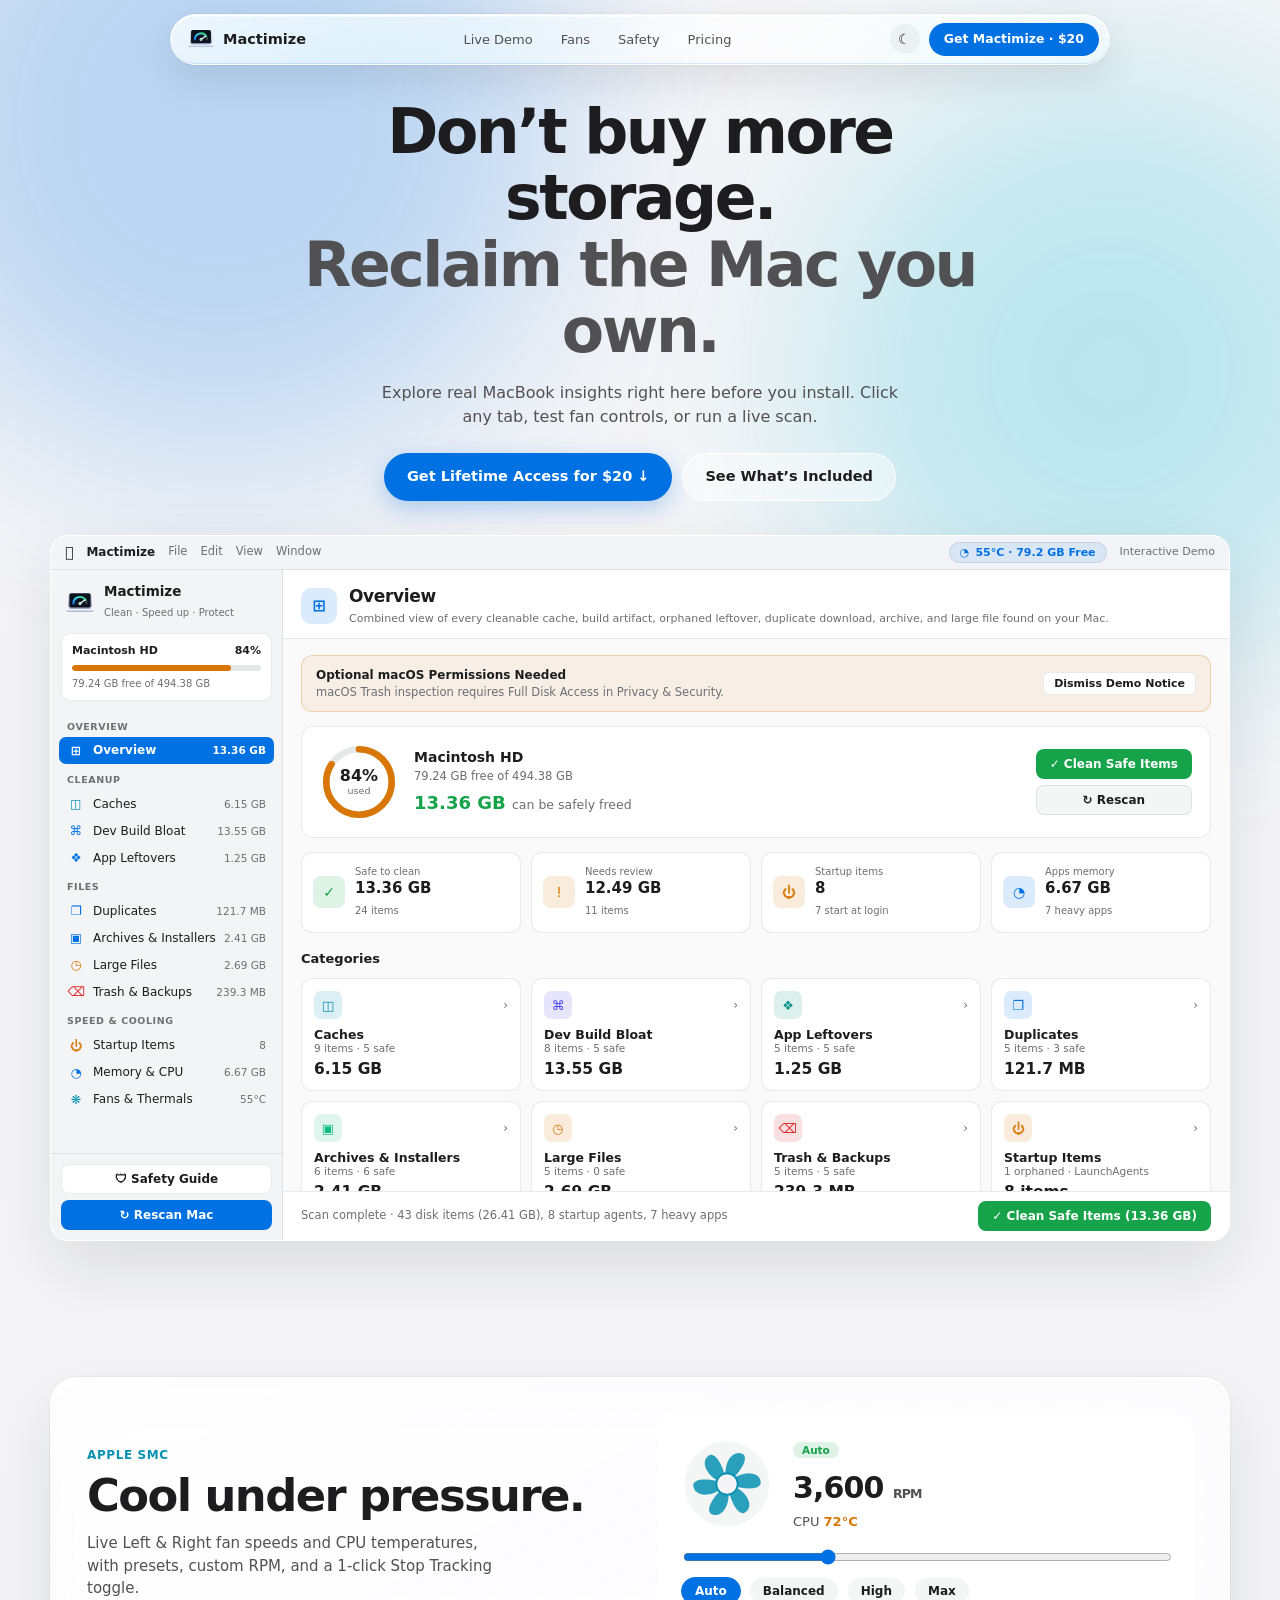
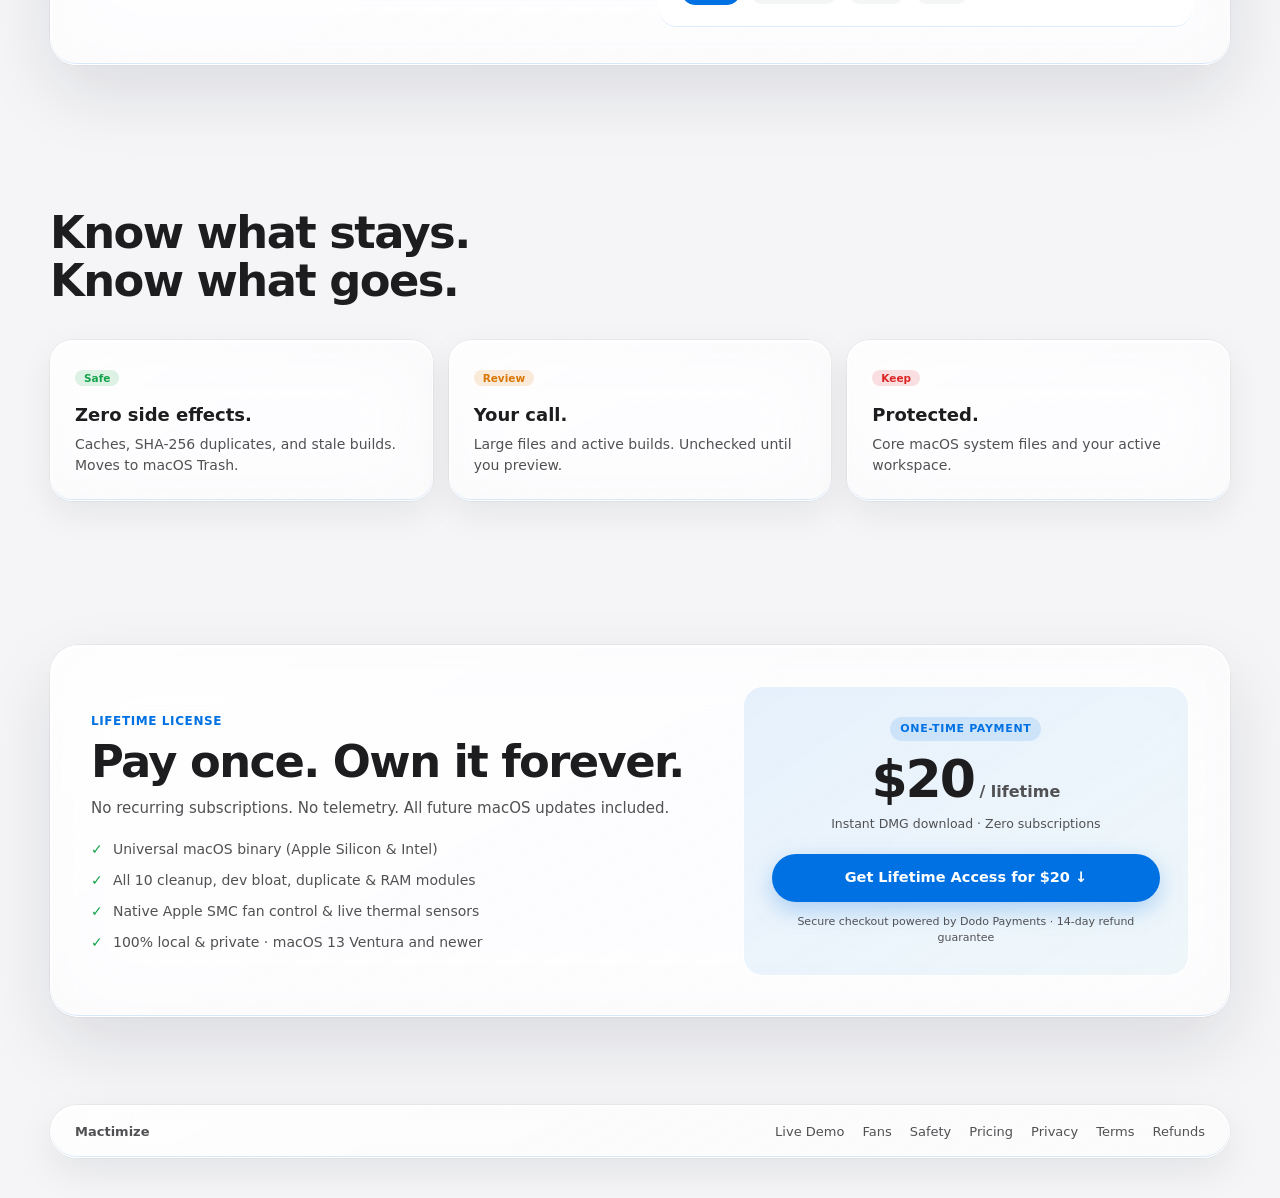
<file: index.html>
<!DOCTYPE html>
<html lang="en" data-theme="light">
<head>
  <meta charset="UTF-8" />
  <meta name="viewport" content="width=device-width, initial-scale=1.0" />
  <meta name="color-scheme" content="light dark" />
  <meta name="theme-color" content="#f5f5f7" />
  <title>Mactimize. Reclaim the Mac you own.</title>
  <meta name="description" content="Try Mactimize live in your browser before installing. Zero-bloat native macOS cleaner, dev build sweeper, SHA-256 duplicate finder, and Apple SMC fan controller." />
  <meta property="og:title" content="Mactimize — Interactive Native macOS Optimizer" />
  <meta property="og:description" content="Explore real MacBook insights live in your browser, then download Mactimize v1.0 for macOS." />
  <meta property="og:type" content="website" />
  <link rel="icon" type="image/svg+xml" href="favicon.svg?v=3" />
  <link rel="stylesheet" href="styles.css?v=3" />
</head>
<body>
  <a class="skip-link" href="#main">Skip to content</a>

  <div class="ambient-bg" aria-hidden="true">
    <span class="orb orb-1"></span>
    <span class="orb orb-2"></span>
  </div>

  <!-- Minimal Floating Glass Nav -->
  <header class="glass-nav-wrap">
    <div class="glass-nav">
      <a class="brand" href="#top" aria-label="Mactimize Home">
        <img src="favicon.svg" alt="" width="28" height="28" class="brand-logo" />
        <span class="brand-name">Mactimize</span>
      </a>

      <nav class="nav-links" aria-label="Primary">
        <a href="#live-app">Live Demo</a>
        <a href="#cooling">Fans</a>
        <a href="#safety">Safety</a>
        <a href="#pricing">Pricing</a>
      </nav>

      <div class="nav-actions">
        <button type="button" class="glass-icon-btn" id="themeToggleBtn" aria-label="Toggle Light and Dark mode" title="Toggle theme">
          <span id="themeIcon" aria-hidden="true">☾</span>
        </button>
        <a class="btn-glass-primary" href="#pricing">
          Get Mactimize · $20
        </a>
      </div>
    </div>
  </header>

  <main id="main">
    <!-- Minimalist Hero -->
    <section id="top" class="hero">
      <div class="container hero-center">
        <h1 class="hero-title">
          Don’t buy more storage.<br /><span class="hero-title-sub">Reclaim the Mac you own.</span>
        </h1>

        <p class="hero-desc">
          Explore real MacBook insights right here before you install. Click any tab, test fan controls, or run a live scan.
        </p>

        <div class="hero-actions">
          <a class="btn-apple-blue dodo-checkout-link" href="https://github.com/RavvyS/Mactimize/releases/latest/download/Mactimize.dmg">
            Get Lifetime Access for $20 ↓
          </a>
          <a class="btn-apple-glass" href="#pricing">
            See What’s Included
          </a>
        </div>
      </div>

      <!-- Full 10-Tab Interactive Mactimize.app Replica (Zero Screenshots!) -->
      <div id="live-app" class="container app-stage-container">
        <div class="macos-desktop-frame" aria-label="Interactive Mactimize macOS application">
          <!-- Native macOS Menu Bar -->
          <div class="macos-menubar">
            <div class="menubar-left">
              <span class="apple-mark" aria-hidden="true"></span>
              <strong>Mactimize</strong>
              <span class="mb-menu">File</span>
              <span class="mb-menu">Edit</span>
              <span class="mb-menu">View</span>
              <span class="mb-menu">Window</span>
            </div>
            <div class="menubar-right">
              <button type="button" class="menubar-widget-btn" id="menuBarToggleBtn" aria-expanded="false" aria-controls="menuBarPopover">
                <span class="mb-sparkle" aria-hidden="true">◔</span>
                <span id="mbLiveStats">48°C · 79.2 GB Free</span>
              </button>
              <span class="menubar-time">Interactive Demo</span>
            </div>

            <!-- Interactive Menu Bar Quick Monitor Popover -->
            <div class="menubar-popover" id="menuBarPopover" hidden>
              <div class="mb-pop-head">
                <div class="mb-ring" id="mbRing" aria-hidden="true"><span id="mbRingPct">83%</span></div>
                <div>
                  <strong>Macintosh HD</strong>
                  <small id="mbDiskSub">79.24 GB free of 494.38 GB</small>
                </div>
              </div>
              <div class="mb-pop-rows">
                <div><span>Safe to clean</span><strong class="txt-green" id="mbSafeVal">16.27 GB</strong></div>
                <div><span>Heavy apps memory</span><strong class="txt-blue" id="mbRamVal">6.83 GB</strong></div>
                <div><span>CPU Temp &amp; Fans</span><strong class="txt-cyan" id="mbFanVal">48°C · 3420 RPM</strong></div>
              </div>
              <div class="mb-pop-actions">
                <button type="button" class="mb-btn primary" id="mbQuickRamBtn">Free Idle RAM</button>
                <button type="button" class="mb-btn" id="mbPauseFanBtn">Stop Fan Tracking</button>
              </div>
              <div class="mb-pop-toast" id="mbToast" hidden></div>
            </div>
          </div>

          <!-- Real Mactimize.app 3-Column Interactive Window -->
          <div class="mactimize-window">
            <!-- Left Sidebar (All 10 Real Sections + Storage Card + Footer Actions) -->
            <aside class="mz-sidebar" aria-label="Mactimize sections">
              <div class="mz-brand">
                <img src="favicon.svg" alt="" width="30" height="30" class="brand-logo" />
                <div>
                  <strong>Mactimize</strong>
                  <small>Clean · Speed up · Protect</small>
                </div>
              </div>

              <div class="mz-disk-card">
                <div class="mz-disk-top">
                  <span>Macintosh HD</span>
                  <strong id="sbDiskPct">83%</strong>
                </div>
                <div class="mz-bar"><span id="sbDiskFill" class="orange" style="width:83%"></span></div>
                <small id="sbDiskSub">79.24 GB free of 494.38 GB</small>
              </div>

              <div class="mz-nav-scroll" id="mzSidebarNav" role="tablist"></div>

              <div class="mz-sidebar-footer">
                <button type="button" class="mz-foot-btn" id="openSafetyGuideBtn">🛡 Safety Guide</button>
                <button type="button" class="mz-foot-btn primary" id="rescanMacBtn">↻ Rescan Mac</button>
              </div>
            </aside>

            <!-- Center Main Content Area -->
            <div class="mz-main-col">
              <!-- Section Header -->
              <div class="mz-section-header">
                <div class="mz-sh-left">
                  <div class="mz-icon-tile" id="mzHeaderIcon">⊞</div>
                  <div class="mz-sh-text">
                    <h2 id="mzHeaderTitle">Overview</h2>
                    <p id="mzHeaderDesc"></p>
                  </div>
                </div>
                <div class="mz-sh-actions" id="mzHeaderActions"></div>
              </div>

              <!-- Filter Bar (hidden on Overview & Fans) -->
              <div class="mz-filter-bar" id="mzFilterBar" hidden>
                <div class="mz-search-wrap">
                  <span aria-hidden="true">⌕</span>
                  <input type="search" id="mzSearchInput" placeholder="Search" aria-label="Search items" />
                </div>
                <div class="mz-seg-group" id="mzSafetyFilter" role="group" aria-label="Filter by safety">
                  <button type="button" class="mz-seg active" data-safety="all">All</button>
                  <button type="button" class="mz-seg" data-safety="safe">Safe</button>
                  <button type="button" class="mz-seg" data-safety="review">Review</button>
                  <button type="button" class="mz-seg" data-safety="keep">Keep</button>
                </div>
                <div class="mz-filter-right" id="mzDiskFilterActions">
                  <button type="button" class="mz-small-btn" id="mzSelectSafeBtn">Select Safe</button>
                  <button type="button" class="mz-small-btn" id="mzDeselectBtn">Deselect</button>
                </div>
              </div>

              <!-- Dynamic View Canvas (Overview / Lists / Fans / Scanning State) -->
              <div class="mz-canvas" id="mzCanvas"></div>

              <!-- Bottom Status & Action Bar -->
              <div class="mz-bottom-bar">
                <div class="mz-status-text" id="mzStatusText"></div>
                <div class="mz-bottom-right" id="mzBottomActions"></div>
              </div>
            </div>
          </div>
        </div>
      </div>
    </section>

    <!-- Interactive Apple SMC Fan Rotor Showcase -->
    <section id="cooling" class="section">
      <div class="container cooling-shell">
        <div class="cooling-copy">
          <span class="eyebrow-text cyan">Apple SMC</span>
          <h2>Cool under pressure.</h2>
          <p>Live Left &amp; Right fan speeds and CPU temperatures, with presets, custom RPM, and a 1-click Stop Tracking toggle.</p>
        </div>

        <div class="cooling-interactive">
          <div class="fan-visual-stage">
            <svg class="fan-svg" id="fanSvg" viewBox="0 0 120 120" aria-hidden="true">
              <circle cx="60" cy="60" r="56" class="fan-housing" />
              <g class="fan-rotor" id="fanRotor">
                <path d="M60 60 C52 34, 68 12, 82 22 C88 30, 74 48, 60 60 Z" />
                <path d="M60 60 C52 34, 68 12, 82 22 C88 30, 74 48, 60 60 Z" transform="rotate(60 60 60)" />
                <path d="M60 60 C52 34, 68 12, 82 22 C88 30, 74 48, 60 60 Z" transform="rotate(120 60 60)" />
                <path d="M60 60 C52 34, 68 12, 82 22 C88 30, 74 48, 60 60 Z" transform="rotate(180 60 60)" />
                <path d="M60 60 C52 34, 68 12, 82 22 C88 30, 74 48, 60 60 Z" transform="rotate(240 60 60)" />
                <path d="M60 60 C52 34, 68 12, 82 22 C88 30, 74 48, 60 60 Z" transform="rotate(300 60 60)" />
              </g>
              <circle cx="60" cy="60" r="14" class="fan-hub" />
            </svg>

            <div class="fan-stats">
              <span class="tag safe" id="simModeBadge">Auto</span>
              <div class="fan-big-rpm"><span id="simRpmVal">3,600</span> <small>RPM</small></div>
              <div class="fan-temp">CPU <strong id="simTempVal">62°C</strong></div>
            </div>
          </div>

          <input id="fanSlider" type="range" min="2317" max="6800" step="100" value="3600" aria-label="Fan speed RPM" />

          <div class="preset-pills">
            <button type="button" class="pill-btn active" data-rpm="auto">Auto</button>
            <button type="button" class="pill-btn" data-rpm="3500">Balanced</button>
            <button type="button" class="pill-btn" data-rpm="5000">High</button>
            <button type="button" class="pill-btn" data-rpm="6800">Max</button>
          </div>

          <p class="thermal-alert" id="simWarning" hidden>
            ⚠ CPU is warm. Low fan speed warning active.
          </p>
        </div>
      </div>
    </section>

    <!-- Minimal Safety Strip -->
    <section id="safety" class="section">
      <div class="container">
        <div class="section-header">
          <h2>Know what stays.<br />Know what goes.</h2>
        </div>

        <div class="safety-trio">
          <article class="tier-card">
            <span class="tag safe">Safe</span>
            <h3>Zero side effects.</h3>
            <p>Caches, SHA-256 duplicates, and stale builds. Moves to macOS Trash.</p>
          </article>

          <article class="tier-card">
            <span class="tag review">Review</span>
            <h3>Your call.</h3>
            <p>Large files and active builds. Unchecked until you preview.</p>
          </article>

          <article class="tier-card">
            <span class="tag keep">Keep</span>
            <h3>Protected.</h3>
            <p>Core macOS system files and your active workspace.</p>
          </article>
        </div>
      </div>
    </section>

    <!-- Minimalist $20 Lifetime Access Pricing Section -->
    <section id="pricing" class="section">
      <div class="container">
        <div class="pricing-card">
          <div class="pricing-left">
            <span class="eyebrow-text">Lifetime License</span>
            <h2>Pay once. Own it forever.</h2>
            <p class="pricing-sub">No recurring subscriptions. No telemetry. All future macOS updates included.</p>

            <ul class="pricing-list">
              <li>Universal macOS binary (Apple Silicon &amp; Intel)</li>
              <li>All 10 cleanup, dev bloat, duplicate &amp; RAM modules</li>
              <li>Native Apple SMC fan control &amp; live thermal sensors</li>
              <li>100% local &amp; private · macOS 13 Ventura and newer</li>
            </ul>
          </div>

          <div class="pricing-right">
            <div class="price-badge">One-Time Payment</div>
            <div class="price-amount">$20<span> / lifetime</span></div>
            <p class="price-note">Instant DMG download · Zero subscriptions</p>
            <a class="btn-apple-blue pricing-cta dodo-checkout-link" href="https://github.com/RavvyS/Mactimize/releases/latest/download/Mactimize.dmg">
              Get Lifetime Access for $20 ↓
            </a>
            <p class="price-note" style="margin:12px 0 0;font-size:11px;">Secure checkout powered by Dodo Payments · 14-day refund guarantee</p>
          </div>
        </div>
      </div>
    </section>
  </main>

  <footer class="footer">
    <div class="container footer-row">
      <span><strong>Mactimize</strong></span>
      <div class="footer-nav">
        <a href="#live-app">Live Demo</a>
        <a href="#cooling">Fans</a>
        <a href="#safety">Safety</a>
        <a href="#pricing">Pricing</a>
        <a href="legal.html#privacy">Privacy</a>
        <a href="legal.html#terms">Terms</a>
        <a href="legal.html#refunds">Refunds</a>
      </div>
    </div>
  </footer>

  <!-- Interactive Safety Guide Modal -->
  <dialog id="safetyDialog" class="glass-dialog" aria-labelledby="safetyDialogTitle">
    <div class="gd-head">
      <h2 id="safetyDialogTitle">Mactimize Safety Guide</h2>
      <button type="button" class="gd-close" id="closeSafetyDialogBtn" aria-label="Close">✕</button>
    </div>
    <div class="gd-body">
      <p>Every item in Mactimize is labeled before you touch it:</p>
      <ul>
        <li><strong>Safe:</strong> Caches, SHA-256 duplicates, and inactive project builds. Moves to macOS Trash.</li>
        <li><strong>Review:</strong> Large files, active builds, and background daemons. Never auto-selected.</li>
        <li><strong>Keep:</strong> Apple system caches and your active workspace. Always protected.</li>
      </ul>
    </div>
    <div class="gd-foot">
      <button type="button" class="btn-apple-blue sm" id="ackSafetyDialogBtn">Got It</button>
    </div>
  </dialog>

  <script src="config.js?v=4" defer></script>
  <script src="demo-data.js?v=4" defer></script>
  <script src="script.js?v=4" defer></script>
</body>
</html>
</file>
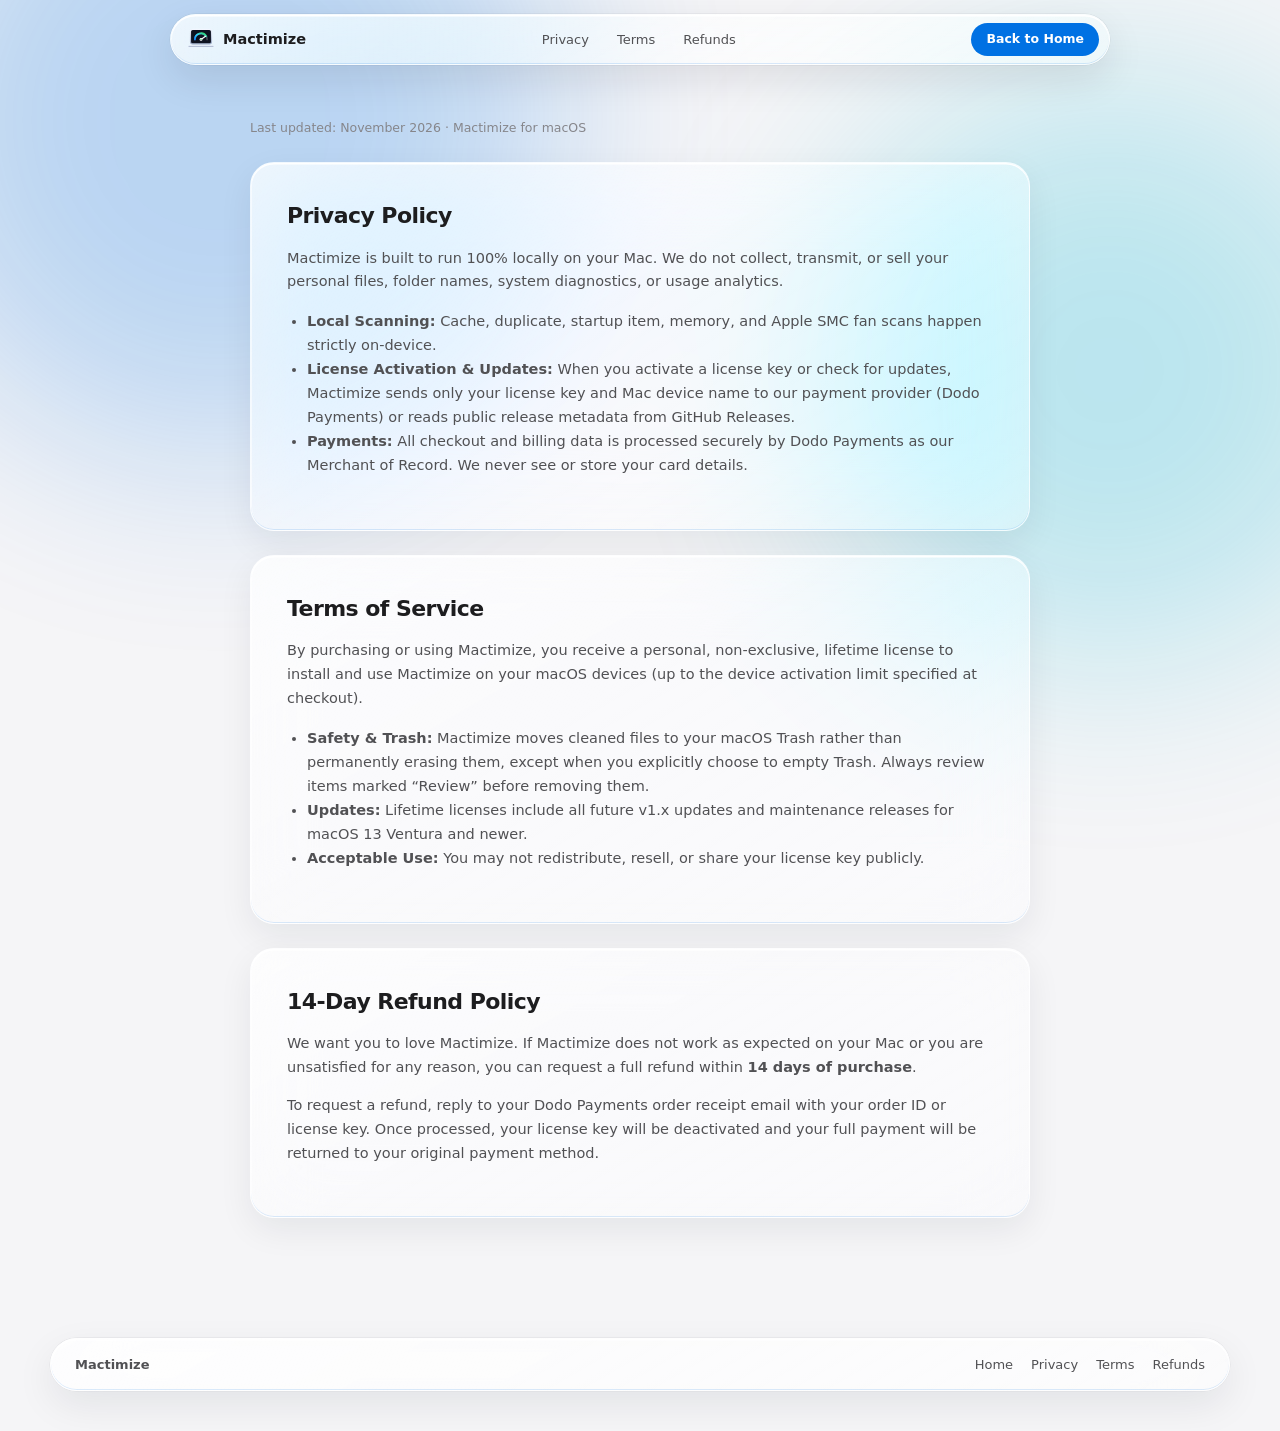
<file: legal.html>
<!DOCTYPE html>
<html lang="en" data-theme="light">
<head>
  <meta charset="UTF-8" />
  <meta name="viewport" content="width=device-width, initial-scale=1.0" />
  <meta name="color-scheme" content="light dark" />
  <title>Mactimize. Privacy, Terms &amp; Refund Policy</title>
  <link rel="icon" type="image/svg+xml" href="favicon.svg?v=3" />
  <link rel="stylesheet" href="styles.css?v=3" />
  <style>
    .legal-wrap { padding: 56px 0 80px; max-width: 780px; margin-inline: auto; }
    .legal-card {
      padding: 36px; border-radius: 24px;
      background: var(--glass-sheen), var(--glass-bg);
      backdrop-filter: blur(36px) saturate(210%);
      -webkit-backdrop-filter: blur(36px) saturate(210%);
      border: 1px solid var(--glass-border);
      box-shadow: var(--glass-specular), var(--shadow-md);
      margin-bottom: 24px;
    }
    .legal-card h1, .legal-card h2 { margin: 0 0 12px; letter-spacing: -0.025em; }
    .legal-card h2 { font-size: 22px; }
    .legal-card p, .legal-card li { color: var(--text-2); font-size: 14.5px; line-height: 1.65; }
    .legal-card ul { padding-left: 20px; }
    .legal-meta { font-size: 12.5px; color: var(--text-3); margin-bottom: 24px; }
  </style>
</head>
<body>
  <div class="ambient-bg" aria-hidden="true">
    <span class="orb orb-1"></span>
    <span class="orb orb-2"></span>
  </div>

  <header class="glass-nav-wrap">
    <div class="glass-nav">
      <a class="brand" href="index.html" aria-label="Mactimize Home">
        <img src="favicon.svg?v=3" alt="" width="28" height="28" class="brand-logo" />
        <span class="brand-name">Mactimize</span>
      </a>
      <nav class="nav-links" aria-label="Legal sections">
        <a href="#privacy">Privacy</a>
        <a href="#terms">Terms</a>
        <a href="#refunds">Refunds</a>
      </nav>
      <div class="nav-actions">
        <a class="btn-glass-primary" href="index.html">Back to Home</a>
      </div>
    </div>
  </header>

  <main class="container legal-wrap">
    <p class="legal-meta">Last updated: November 2026 · Mactimize for macOS</p>

    <section id="privacy" class="legal-card">
      <h2>Privacy Policy</h2>
      <p>Mactimize is built to run 100% locally on your Mac. We do not collect, transmit, or sell your personal files, folder names, system diagnostics, or usage analytics.</p>
      <ul>
        <li><strong>Local Scanning:</strong> Cache, duplicate, startup item, memory, and Apple SMC fan scans happen strictly on-device.</li>
        <li><strong>License Activation &amp; Updates:</strong> When you activate a license key or check for updates, Mactimize sends only your license key and Mac device name to our payment provider (Dodo Payments) or reads public release metadata from GitHub Releases.</li>
        <li><strong>Payments:</strong> All checkout and billing data is processed securely by Dodo Payments as our Merchant of Record. We never see or store your card details.</li>
      </ul>
    </section>

    <section id="terms" class="legal-card">
      <h2>Terms of Service</h2>
      <p>By purchasing or using Mactimize, you receive a personal, non-exclusive, lifetime license to install and use Mactimize on your macOS devices (up to the device activation limit specified at checkout).</p>
      <ul>
        <li><strong>Safety &amp; Trash:</strong> Mactimize moves cleaned files to your macOS Trash rather than permanently erasing them, except when you explicitly choose to empty Trash. Always review items marked “Review” before removing them.</li>
        <li><strong>Updates:</strong> Lifetime licenses include all future v1.x updates and maintenance releases for macOS 13 Ventura and newer.</li>
        <li><strong>Acceptable Use:</strong> You may not redistribute, resell, or share your license key publicly.</li>
      </ul>
    </section>

    <section id="refunds" class="legal-card">
      <h2>14-Day Refund Policy</h2>
      <p>We want you to love Mactimize. If Mactimize does not work as expected on your Mac or you are unsatisfied for any reason, you can request a full refund within <strong>14 days of purchase</strong>.</p>
      <p>To request a refund, reply to your Dodo Payments order receipt email with your order ID or license key. Once processed, your license key will be deactivated and your full payment will be returned to your original payment method.</p>
    </section>
  </main>

  <footer class="footer">
    <div class="container footer-row">
      <span><strong>Mactimize</strong></span>
      <div class="footer-nav">
        <a href="index.html">Home</a>
        <a href="#privacy">Privacy</a>
        <a href="#terms">Terms</a>
        <a href="#refunds">Refunds</a>
      </div>
    </div>
  </footer>
</body>
</html>
</file>
<file: styles.css>
/* Mactimize Website — Minimalist Apple Light Mode (Default) + Interactive Native macOS App Replica */
:root,
[data-theme="light"] {
  --bg: #f5f5f7;
  --text: #1d1d1f;
  --text-2: #515154;
  --text-3: #86868b;
  --glass-bg: rgba(255, 255, 255, 0.44);
  --glass-bg-strong: rgba(255, 255, 255, 0.64);
  --glass-border: rgba(255, 255, 255, 0.65);
  --glass-border-hover: rgba(255, 255, 255, 0.90);
  --glass-outer-ring: rgba(15, 23, 42, 0.08);
  --glass-specular:
    inset 0 1.5px 0 rgba(255, 255, 255, 0.95),
    inset 0 -1px 0 rgba(0, 113, 227, 0.14),
    inset 1px 0 0 rgba(255, 255, 255, 0.55);
  --glass-sheen: linear-gradient(150deg, rgba(255, 255, 255, 0.58) 0%, rgba(255, 255, 255, 0.10) 42%, rgba(255, 255, 255, 0.02) 100%);
  --surface-subtle: rgba(15, 23, 42, 0.045);
  --blue: #0071e3;
  --blue-hover: #0077ed;
  --indigo: #4f46e5;
  --teal: #0d9488;
  --mint: #10b981;
  --cyan: #0891b2;
  --green: #16a34a;
  --orange: #d97706;
  --red: #dc2626;
  --shadow-lg: 0 28px 70px rgba(15, 23, 42, 0.11);
  --shadow-md: 0 12px 34px rgba(15, 23, 42, 0.07);
  --orb-opacity: 0.24;

  /* Native macOS Light Window Palette */
  --win-bg: #ffffff;
  --win-canvas: #fafafa;
  --win-menubar: #f2f4f8;
  --win-sidebar: #f3f4f6;
  --win-card: #ffffff;
  --win-border: rgba(15, 23, 42, 0.09);
  --win-hover: rgba(15, 23, 42, 0.035);
  --win-focus: rgba(0, 113, 227, 0.11);
  --win-text: #1d1d1f;
  --win-muted: #6e6e73;
  --win-track: rgba(15, 23, 42, 0.10);
}

[data-theme="dark"] {
  --bg: #07090e;
  --text: #f5f5f7;
  --text-2: #a1a1aa;
  --text-3: #71717a;
  --glass-bg: rgba(24, 28, 40, 0.38);
  --glass-bg-strong: rgba(26, 30, 44, 0.58);
  --glass-border: rgba(255, 255, 255, 0.16);
  --glass-border-hover: rgba(255, 255, 255, 0.30);
  --glass-outer-ring: rgba(0, 0, 0, 0.45);
  --glass-specular:
    inset 0 1.5px 0 rgba(255, 255, 255, 0.28),
    inset 0 -1px 0 rgba(50, 215, 255, 0.18),
    inset 1px 0 0 rgba(255, 255, 255, 0.12);
  --glass-sheen: linear-gradient(150deg, rgba(255, 255, 255, 0.14) 0%, rgba(255, 255, 255, 0.03) 45%, rgba(255, 255, 255, 0.0) 100%);
  --surface-subtle: rgba(255, 255, 255, 0.06);
  --blue: #0a84ff;
  --blue-hover: #2c96ff;
  --indigo: #818cf8;
  --teal: #2dd4bf;
  --mint: #34d399;
  --cyan: #32d7ff;
  --green: #30d158;
  --orange: #ff9f0a;
  --red: #ff453a;
  --shadow-lg: 0 32px 80px rgba(0, 0, 0, 0.65);
  --shadow-md: 0 16px 40px rgba(0, 0, 0, 0.42);
  --orb-opacity: 0.36;

  /* Native macOS Dark Window Palette */
  --win-bg: #161822;
  --win-canvas: #12141c;
  --win-menubar: #1b1e2a;
  --win-sidebar: #181b26;
  --win-card: #1d202d;
  --win-border: rgba(255, 255, 255, 0.09);
  --win-hover: rgba(255, 255, 255, 0.045);
  --win-focus: rgba(10, 132, 255, 0.18);
  --win-text: #f5f5f7;
  --win-muted: #9ca3af;
  --win-track: rgba(255, 255, 255, 0.12);
}

*, *::before, *::after { box-sizing: border-box; }

[hidden] { display: none !important; }

html {
  scroll-behavior: smooth;
  background: var(--bg);
  color: var(--text);
  font-family: -apple-system, BlinkMacSystemFont, "SF Pro Display", "SF Pro Text", system-ui, sans-serif;
  -webkit-font-smoothing: antialiased;
  transition: background 0.22s ease, color 0.22s ease;
}

body { margin: 0; line-height: 1.5; overflow-x: hidden; }

code {
  font-family: ui-monospace, "SF Mono", Menlo, Monaco, monospace;
  font-size: 0.88em;
  background: var(--surface-subtle);
  border: 1px solid var(--glass-border);
  padding: 0.1em 0.4em;
  border-radius: 6px;
}

.skip-link {
  position: absolute; left: -999px; top: 10px;
  background: var(--blue); color: #fff; padding: 8px 14px; border-radius: 999px; z-index: 200;
}
.skip-link:focus { left: 16px; }

.container { width: min(1180px, calc(100% - 32px)); margin-inline: auto; }

/* Living Ambient Orbs for Liquid Glass Refraction */
.ambient-bg { position: fixed; inset: 0; pointer-events: none; z-index: -1; overflow: hidden; }
.orb { position: absolute; border-radius: 50%; filter: blur(105px); opacity: var(--orb-opacity); animation: floatOrb 18s ease-in-out infinite alternate; }
.orb-1 { width: 680px; height: 680px; background: #0071e3; top: -220px; left: -120px; }
.orb-2 { width: 580px; height: 580px; background: #06b6d4; top: 80px; right: -120px; animation-delay: -6s; }
@keyframes floatOrb {
  from { transform: translate(0, 0) scale(1); }
  to { transform: translate(35px, 28px) scale(1.08); }
}

/* Floating Apple Liquid Glass Pill Nav */
.glass-nav-wrap {
  position: sticky; top: 14px; z-index: 80;
  display: flex; justify-content: center; padding: 0 16px;
}
.glass-nav {
  position: relative; overflow: hidden;
  width: min(940px, 100%);
  display: flex; align-items: center; justify-content: space-between; gap: 14px;
  padding: 8px 10px 8px 16px; border-radius: 999px;
  background: var(--glass-sheen), var(--glass-bg);
  backdrop-filter: blur(42px) saturate(230%) brightness(1.04);
  -webkit-backdrop-filter: blur(42px) saturate(230%) brightness(1.04);
  border: 1px solid var(--glass-border);
  box-shadow:
    var(--glass-specular),
    0 0 0 0.5px var(--glass-outer-ring),
    0 14px 38px rgba(15, 23, 42, 0.10);
}
[data-theme="dark"] .glass-nav,
[data-theme="dark"] .footer-row {
  backdrop-filter: blur(42px) saturate(220%) brightness(1.08);
  -webkit-backdrop-filter: blur(42px) saturate(220%) brightness(1.08);
  box-shadow:
    var(--glass-specular),
    0 0 0 0.5px var(--glass-outer-ring),
    0 18px 46px rgba(0, 0, 0, 0.52);
}

/* Liquid Glass Interactive Specular Sheen on Glass Surfaces */
.glass-nav::after,
.footer-row::after,
.cooling-shell::after,
.tier-card::after,
.pricing-card::after {
  content: "";
  position: absolute;
  inset: 0;
  border-radius: inherit;
  background: radial-gradient(320px circle at var(--mx, 50%) var(--my, 0%), rgba(255, 255, 255, 0.42), transparent 62%);
  opacity: 0;
  transition: opacity 0.25s ease;
  pointer-events: none;
}
[data-theme="dark"] .glass-nav::after,
[data-theme="dark"] .footer-row::after,
[data-theme="dark"] .cooling-shell::after,
[data-theme="dark"] .tier-card::after,
[data-theme="dark"] .pricing-card::after {
  background: radial-gradient(320px circle at var(--mx, 50%) var(--my, 0%), rgba(120, 210, 255, 0.16), transparent 62%);
}
.glass-nav:hover::after,
.footer-row:hover::after,
.cooling-shell:hover::after,
.tier-card:hover::after,
.pricing-card:hover::after {
  opacity: 1;
}
.brand { display: inline-flex; align-items: center; gap: 8px; color: var(--text); text-decoration: none; font-weight: 700; font-size: 14.5px; }
.brand-logo { display: block; }
.nav-links { display: flex; gap: 4px; }
.nav-links a {
  color: var(--text-2); text-decoration: none; font-size: 13px; font-weight: 500;
  padding: 6px 12px; border-radius: 999px; transition: background 0.14s, color 0.14s;
}
.nav-links a:hover { background: var(--surface-subtle); color: var(--text); }
.nav-actions { display: flex; align-items: center; gap: 8px; }
.glass-icon-btn {
  width: 32px; height: 32px; border-radius: 50%;
  border: 1px solid var(--glass-border); background: var(--surface-subtle);
  color: var(--text); cursor: pointer; display: grid; place-items: center; font-size: 14px;
}
.btn-glass-primary {
  display: inline-flex; align-items: center; padding: 7px 15px; border-radius: 999px;
  background: var(--blue); color: #fff; text-decoration: none; font-size: 12.5px; font-weight: 600;
}
.btn-glass-primary:hover { background: var(--blue-hover); }

/* Hero */
.hero { padding: 48px 0 64px; }
.hero-center { text-align: center; max-width: 740px; margin-bottom: 34px; }
.liquid-pill {
  display: inline-flex; align-items: center; gap: 8px;
  padding: 5px 14px; border-radius: 999px; font-size: 12px; font-weight: 600;
  color: var(--text-2); text-decoration: none;
  background: var(--glass-bg); border: 1px solid var(--glass-border);
  box-shadow: var(--glass-specular); margin-bottom: 18px;
}
.pulse-dot { width: 7px; height: 7px; border-radius: 50%; background: var(--green); box-shadow: 0 0 8px var(--green); }
.hero-title {
  margin: 0 0 16px; font-size: clamp(2.4rem, 4.9vw, 3.85rem);
  font-weight: 700; line-height: 1.08; letter-spacing: -0.04em;
  color: var(--text);
}
.hero-title-sub {
  color: var(--text-2);
}
.hero-desc { margin: 0 auto 24px; max-width: 54ch; font-size: 16px; color: var(--text-2); }
.hero-actions { display: inline-flex; flex-wrap: wrap; justify-content: center; gap: 10px; }

.btn-apple-blue, .btn-apple-glass {
  display: inline-flex; align-items: center; gap: 7px; padding: 12px 22px;
  border-radius: 999px; font-family: inherit; font-size: 14.5px; font-weight: 600;
  cursor: pointer; text-decoration: none; border: 1px solid transparent; transition: transform 0.14s, background 0.14s;
}
.btn-apple-blue.sm { padding: 8px 16px; font-size: 13px; }
.btn-apple-blue { background: var(--blue); color: #fff; box-shadow: 0 8px 24px rgba(0,113,227,0.28); }
.btn-apple-blue:hover { background: var(--blue-hover); transform: translateY(-1px); }
.btn-apple-glass { background: var(--glass-bg); color: var(--text); border-color: var(--glass-border-hover); }
.btn-apple-glass:hover { background: var(--glass-bg-strong); transform: translateY(-1px); }

/* ============================================================
   FULL INTERACTIVE MACTIMIZE.APP REPLICA
   ============================================================ */
.macos-desktop-frame {
  position: relative;
  border-radius: 18px;
  overflow: hidden;
  border: 1px solid var(--glass-border-hover);
  background: var(--win-bg);
  box-shadow: var(--shadow-lg);
  color: var(--win-text);
}

/* Menu Bar */
.macos-menubar {
  position: relative;
  display: flex; align-items: center; justify-content: space-between;
  padding: 6px 14px; font-size: 12px;
  background: var(--win-menubar);
  border-bottom: 1px solid var(--win-border);
}
.menubar-left, .menubar-right { display: flex; align-items: center; gap: 13px; }
.mb-menu { color: var(--win-muted); font-size: 11.5px; }
.apple-mark { font-size: 14px; }
.menubar-widget-btn {
  display: inline-flex; align-items: center; gap: 6px;
  border: 1px solid var(--win-border); background: rgba(0,113,227,0.1);
  color: var(--blue); font-family: inherit; font-size: 11px; font-weight: 600;
  padding: 3px 10px; border-radius: 999px; cursor: pointer;
}
.menubar-widget-btn:hover { background: rgba(0,113,227,0.18); }
.menubar-time { font-size: 11px; color: var(--win-muted); font-weight: 500; }

/* Menu Bar Popover */
.menubar-popover {
  position: absolute; top: 38px; right: 14px; width: 276px; z-index: 40;
  padding: 14px; border-radius: 14px;
  background: var(--glass-bg-strong);
  backdrop-filter: blur(28px); -webkit-backdrop-filter: blur(28px);
  border: 1px solid var(--glass-border-hover);
  box-shadow: var(--shadow-lg); color: var(--win-text);
}
.mb-pop-head { display: flex; align-items: center; gap: 10px; padding-bottom: 10px; border-bottom: 1px solid var(--win-border); }
.mb-ring {
  width: 38px; height: 38px; border-radius: 50%;
  background: conic-gradient(var(--orange) 0 83%, var(--win-track) 83% 100%);
  display: grid; place-items: center; font-size: 10px; font-weight: 800;
}
.mb-ring span { width: 28px; height: 28px; border-radius: 50%; background: var(--win-bg); display: grid; place-items: center; }
.mb-pop-head strong { display: block; font-size: 12.5px; }
.mb-pop-head small { font-size: 10.5px; color: var(--win-muted); }
.mb-pop-rows { display: flex; flex-direction: column; gap: 6px; padding: 10px 0; font-size: 11.5px; }
.mb-pop-rows > div { display: flex; justify-content: space-between; }
.mb-pop-rows span { color: var(--win-muted); }
.mb-pop-actions { display: grid; grid-template-columns: 1fr 1fr; gap: 6px; }
.mb-btn {
  border: 1px solid var(--win-border); background: var(--surface-subtle); color: var(--win-text);
  font-family: inherit; font-size: 11px; font-weight: 600; padding: 6px 8px; border-radius: 8px; cursor: pointer;
}
.mb-btn.primary { background: var(--blue); border-color: transparent; color: #fff; }
.mb-pop-toast { margin-top: 8px; font-size: 10.5px; color: var(--green); }

/* 3-Column App Layout */
.mactimize-window {
  display: flex;
  height: 670px;
  background: var(--win-bg);
}

/* Sidebar */
.mz-sidebar {
  width: 232px;
  flex: none;
  background: var(--win-sidebar);
  border-right: 1px solid var(--win-border);
  display: flex;
  flex-direction: column;
}
.mz-window-bar {
  display: flex; align-items: center; gap: 10px;
  padding: 10px 12px 6px;
}
.window-dots { display: flex; gap: 6px; }
.window-dots span { width: 11px; height: 11px; border-radius: 50%; }
.window-dots.sm span { width: 9px; height: 9px; }
.dot-red { background: #ff5f57; }
.dot-yellow { background: #febc2e; }
.dot-green { background: #28c840; }
.mz-win-title { font-size: 11.5px; font-weight: 600; color: var(--win-muted); }

.mz-brand { display: flex; align-items: center; gap: 9px; padding: 14px 14px 10px; }
.mz-brand strong { display: block; font-size: 13.5px; line-height: 1.15; }
.mz-brand small { font-size: 10px; color: var(--win-muted); }

.mz-disk-card {
  margin: 0 10px 8px;
  padding: 9px 10px;
  border-radius: 9px;
  background: var(--win-card);
  border: 1px solid var(--win-border);
}
.mz-disk-top { display: flex; justify-content: space-between; font-size: 11px; font-weight: 600; margin-bottom: 5px; }
.mz-bar { height: 6px; border-radius: 999px; background: var(--win-track); overflow: hidden; }
.mz-bar span { display: block; height: 100%; border-radius: 999px; transition: width 0.35s ease; }
.mz-bar span.orange { background: var(--orange); }
.mz-bar span.green { background: var(--green); }
.mz-bar span.cyan { background: var(--cyan); }
.mz-bar span.blue { background: var(--blue); }
.mz-bar span.red { background: var(--red); }
.mz-disk-card small { display: block; margin-top: 5px; font-size: 10px; color: var(--win-muted); }

.mz-nav-scroll {
  flex: 1;
  overflow-y: auto;
  padding: 2px 8px 8px;
}
.mz-nav-group {
  font-size: 9.5px; font-weight: 700; letter-spacing: 0.06em;
  color: var(--win-muted); padding: 9px 8px 3px;
}
.mz-nav-btn {
  width: 100%; display: flex; align-items: center; gap: 8px;
  border: 0; background: transparent; color: var(--win-text);
  font-family: inherit; font-size: 12px; font-weight: 500;
  padding: 6px 8px; border-radius: 7px; cursor: pointer; text-align: left;
  transition: background 0.1s;
}
.mz-nav-btn:hover { background: var(--win-hover); }
.mz-nav-btn.active { background: var(--blue); color: #fff; font-weight: 600; }
.mz-nav-icon { width: 18px; text-align: center; font-size: 12.5px; flex: none; }
.mz-nav-btn.active .mz-nav-icon, .mz-nav-btn.active .mz-nav-val { color: #fff !important; }
.mz-nav-label { flex: 1; white-space: nowrap; overflow: hidden; text-overflow: ellipsis; }
.mz-nav-val { font-size: 10.5px; font-variant-numeric: tabular-nums; color: var(--win-muted); flex: none; }

.mz-sidebar-footer {
  padding: 10px;
  border-top: 1px solid var(--win-border);
  display: flex; flex-direction: column; gap: 6px;
}
.mz-foot-btn {
  width: 100%; padding: 7px 10px; border-radius: 8px;
  border: 1px solid var(--win-border); background: var(--win-card);
  color: var(--win-text); font-family: inherit; font-size: 12px; font-weight: 600; cursor: pointer;
}
.mz-foot-btn:hover { filter: brightness(0.97); }
.mz-foot-btn.primary { background: var(--blue); border-color: transparent; color: #fff; }
.mz-foot-btn.primary:hover { background: var(--blue-hover); }

/* Main Column */
.mz-main-col {
  flex: 1; min-width: 0;
  display: flex; flex-direction: column;
  background: var(--win-canvas);
}

.mz-section-header {
  display: flex; align-items: center; justify-content: space-between; gap: 12px;
  padding: 14px 18px 10px;
  background: var(--win-bg);
  border-bottom: 1px solid var(--win-border);
}
.mz-sh-left { display: flex; align-items: center; gap: 12px; min-width: 0; }
.mz-icon-tile {
  width: 36px; height: 36px; border-radius: 10px; flex: none;
  display: grid; place-items: center; font-size: 16px; font-weight: 700;
}
.mz-sh-text { min-width: 0; }
.mz-sh-text h2 { margin: 0; font-size: 17px; font-weight: 700; letter-spacing: -0.02em; }
.mz-sh-text p { margin: 2px 0 0; font-size: 11px; color: var(--win-muted); white-space: nowrap; overflow: hidden; text-overflow: ellipsis; }
.mz-sh-actions { display: flex; gap: 6px; flex: none; }

/* Filter Bar */
.mz-filter-bar {
  display: flex; align-items: center; gap: 10px; flex-wrap: wrap;
  padding: 9px 18px;
  background: var(--win-bg);
  border-bottom: 1px solid var(--win-border);
}
.mz-search-wrap {
  display: flex; align-items: center; gap: 6px;
  background: var(--surface-subtle); border-radius: 7px; padding: 4px 9px;
  width: 210px;
}
.mz-search-wrap input {
  border: 0; background: transparent; color: var(--win-text);
  font-family: inherit; font-size: 12px; width: 100%; outline: none;
}
.mz-seg-group {
  display: inline-flex; padding: 2px; border-radius: 7px;
  background: var(--surface-subtle);
}
.mz-seg {
  border: 0; background: transparent; color: var(--win-muted);
  font-family: inherit; font-size: 11.5px; font-weight: 600;
  padding: 4px 11px; border-radius: 5px; cursor: pointer;
}
.mz-seg.active { background: var(--blue); color: #fff; }
.mz-filter-right { margin-left: auto; display: flex; gap: 6px; }
.mz-small-btn {
  border: 1px solid var(--win-border); background: var(--win-card); color: var(--win-text);
  font-family: inherit; font-size: 11px; font-weight: 600;
  padding: 4px 10px; border-radius: 6px; cursor: pointer;
}
.mz-small-btn:hover { background: var(--win-hover); }

/* Canvas Scroll Area */
.mz-canvas {
  flex: 1;
  overflow-y: auto;
  padding: 16px 18px;
}

/* Overview Widgets */
.mz-perm-banner {
  display: flex; align-items: center; justify-content: space-between; gap: 12px;
  padding: 10px 14px; border-radius: 11px; margin-bottom: 14px;
  background: rgba(217, 119, 6, 0.08); border: 1px solid rgba(217, 119, 6, 0.25);
  font-size: 11.5px;
}
.mz-perm-banner strong { display: block; font-size: 12px; }
.mz-perm-banner span { color: var(--win-muted); }

.mz-hero-card {
  display: flex; align-items: center; justify-content: space-between; gap: 18px; flex-wrap: wrap;
  padding: 16px 18px; border-radius: 12px; margin-bottom: 14px;
  background: var(--win-card); border: 1px solid var(--win-border);
}
.mz-hero-left { display: flex; align-items: center; gap: 16px; }
.mz-ring {
  position: relative; width: 78px; height: 78px; flex: none;
}
.mz-ring svg { width: 100%; height: 100%; transform: rotate(-90deg); }
.mz-ring circle { fill: none; stroke-width: 8.5; }
.mz-ring .r-track { stroke: var(--win-track); }
.mz-ring .r-fill { stroke: var(--orange); stroke-linecap: round; transition: stroke-dashoffset 0.4s ease, stroke 0.3s ease; }
.mz-ring .r-fill.blue { stroke: var(--blue); }
.mz-ring .r-fill.green { stroke: var(--green); }
.mz-ring-lbl {
  position: absolute; inset: 0; display: flex; flex-direction: column;
  align-items: center; justify-content: center; line-height: 1;
}
.mz-ring-lbl strong { font-size: 16px; }
.mz-ring-lbl span { font-size: 9.5px; color: var(--win-muted); margin-top: 2px; }

.mz-hero-copy strong { display: block; font-size: 14px; }
.mz-hero-copy .sub { font-size: 11.5px; color: var(--win-muted); }
.mz-hero-free { margin-top: 4px; font-size: 18px; font-weight: 800; color: var(--green); }
.mz-hero-free span { font-size: 12.5px; font-weight: 500; color: var(--win-muted); }
.mz-hero-btns { display: flex; flex-direction: column; gap: 6px; min-width: 156px; }

.mz-btn-green {
  border: 0; background: var(--green); color: #fff; font-family: inherit;
  font-size: 12px; font-weight: 600; padding: 8px 14px; border-radius: 8px; cursor: pointer;
}
.mz-btn-green:hover { filter: brightness(1.06); }
.mz-btn-green:disabled { opacity: 0.45; cursor: default; }
.mz-btn-red {
  border: 0; background: var(--red); color: #fff; font-family: inherit;
  font-size: 12px; font-weight: 600; padding: 7px 14px; border-radius: 8px; cursor: pointer;
}
.mz-btn-red:disabled { opacity: 0.4; cursor: default; }
.mz-btn-neutral {
  border: 1px solid var(--win-border); background: var(--surface-subtle); color: var(--win-text);
  font-family: inherit; font-size: 12px; font-weight: 600; padding: 7px 14px; border-radius: 8px; cursor: pointer;
}

/* 4 Stat Cards */
.mz-stat-grid {
  display: grid; grid-template-columns: repeat(4, minmax(0, 1fr)); gap: 10px; margin-bottom: 16px;
}
.mz-stat {
  display: flex; align-items: center; gap: 10px; padding: 11px;
  border-radius: 11px; background: var(--win-card); border: 1px solid var(--win-border);
}
.mz-stat-ic { width: 32px; height: 32px; border-radius: 8px; display: grid; place-items: center; font-size: 14px; flex: none; }
.mz-stat small { display: block; font-size: 10px; color: var(--win-muted); }
.mz-stat strong { display: block; font-size: 15px; font-weight: 800; line-height: 1.2; }
.mz-stat span { font-size: 10px; color: var(--win-muted); }

/* Category Tiles */
.mz-subhead { font-size: 13px; font-weight: 700; margin: 0 0 10px; }
.mz-cat-grid {
  display: grid; grid-template-columns: repeat(4, minmax(0, 1fr)); gap: 10px;
}
.mz-cat-tile {
  text-align: left; font-family: inherit; color: var(--win-text);
  padding: 12px; border-radius: 11px; background: var(--win-card);
  border: 1px solid var(--win-border); cursor: pointer; transition: border-color 0.14s, transform 0.12s;
}
.mz-cat-tile:hover { border-color: var(--blue); transform: translateY(-1px); }
.mz-cat-top { display: flex; justify-content: space-between; align-items: center; margin-bottom: 8px; }
.mz-cat-ic { width: 28px; height: 28px; border-radius: 7px; display: grid; place-items: center; font-size: 13px; }
.mz-cat-name { display: block; font-size: 12.5px; font-weight: 700; }
.mz-cat-meta { display: block; font-size: 10.5px; color: var(--win-muted); margin-bottom: 6px; }
.mz-cat-val { font-size: 15.5px; font-weight: 800; }

/* Compact List Container */
.mz-list-summary {
  display: flex; justify-content: space-between; font-size: 11.5px; color: var(--win-muted);
  margin-bottom: 8px; padding: 0 2px;
}
.mz-list-card {
  border-radius: 11px; background: var(--win-card); border: 1px solid var(--win-border); overflow: hidden;
}
.mz-row {
  display: flex; align-items: center; gap: 10px;
  padding: 9px 12px; border-bottom: 1px solid var(--win-border);
  cursor: pointer; transition: background 0.1s;
}
.mz-row:last-child { border-bottom: 0; }
.mz-row:hover { background: var(--win-hover); }
.mz-row.focused { background: var(--win-focus); }

.mz-chk {
  width: 17px; height: 17px; border-radius: 50%; flex: none;
  border: 1.5px solid var(--win-muted); background: transparent;
  display: grid; place-items: center; font-size: 10px; font-weight: 800; color: transparent;
  cursor: pointer; padding: 0;
}
.mz-chk.checked { background: var(--blue); border-color: var(--blue); color: #fff; }
.mz-row-ic { width: 26px; height: 26px; border-radius: 7px; display: grid; place-items: center; font-size: 12px; flex: none; }
.mz-row-info { flex: 1; min-width: 0; }
.mz-row-info strong { display: block; font-size: 12.5px; font-weight: 600; white-space: nowrap; overflow: hidden; text-overflow: ellipsis; }
.mz-row-info small { display: block; font-size: 10.5px; color: var(--win-muted); white-space: nowrap; overflow: hidden; text-overflow: ellipsis; }
.mz-row-size { font-size: 12px; font-weight: 700; font-variant-numeric: tabular-nums; min-width: 68px; text-align: right; }
.mz-chev { color: var(--win-muted); font-size: 12px; }
.mz-ram-bar { width: 56px; height: 5px; border-radius: 999px; background: var(--win-track); overflow: hidden; flex: none; }
.mz-ram-bar span { display: block; height: 100%; border-radius: 999px; }

/* Fans & Thermals Tab Inside App */
.mz-fans-grid { display: grid; grid-template-columns: repeat(2, minmax(0, 1fr)); gap: 12px; margin-bottom: 12px; }
.mz-fan-card {
  padding: 14px; border-radius: 12px; background: var(--win-card); border: 1px solid var(--win-border);
}
.mz-fan-head { display: flex; justify-content: space-between; align-items: flex-start; margin-bottom: 10px; }
.mz-fan-rpm { font-size: 22px; font-weight: 800; font-variant-numeric: tabular-nums; line-height: 1; text-align: right; }
.mz-fan-rpm small { display: block; font-size: 9.5px; color: var(--win-muted); font-weight: 600; }
.mz-fan-slider-row { margin-top: 10px; }
.mz-fan-slider-row label { display: block; font-size: 11px; color: var(--win-muted); margin-bottom: 4px; }
.mz-fan-slider-row input[type="range"] { width: 100%; accent-color: var(--blue); cursor: pointer; }
.mz-fan-actions { display: grid; grid-template-columns: 1fr 1.3fr; gap: 6px; margin-top: 8px; }
.mz-fan-presets {
  display: flex; align-items: center; gap: 6px; flex-wrap: wrap;
  padding: 10px 12px; border-radius: 10px; background: var(--win-card); border: 1px solid var(--win-border);
  margin-bottom: 14px; font-size: 11.5px;
}
.mz-sensor-grid { display: grid; grid-template-columns: repeat(4, minmax(0, 1fr)); gap: 8px; }
.mz-sensor-card {
  display: flex; align-items: center; justify-content: space-between; gap: 8px;
  padding: 9px 10px; border-radius: 10px; background: var(--win-card); border: 1px solid var(--win-border);
}
.mz-sensor-card small { display: block; font-size: 9.5px; color: var(--win-muted); }
.mz-sensor-card strong { display: block; font-size: 11px; white-space: nowrap; overflow: hidden; text-overflow: ellipsis; }
.mz-sensor-temp { font-size: 14px; font-weight: 800; font-variant-numeric: tabular-nums; flex: none; }

/* Scanning State (matches screenshot #13) */
.mz-scan-card {
  display: flex; flex-direction: column; align-items: center; justify-content: center; gap: 10px;
  padding: 36px 20px; border-radius: 12px; background: var(--win-card); border: 1px solid var(--win-border);
  margin-bottom: 14px; text-align: center;
}
.mz-scan-bar { width: 280px; height: 6px; border-radius: 999px; background: var(--win-track); overflow: hidden; }
.mz-scan-bar span { display: block; height: 100%; background: var(--blue); transition: width 0.2s ease; }

/* Bottom Bar */
.mz-bottom-bar {
  display: flex; align-items: center; justify-content: space-between; gap: 12px;
  padding: 9px 18px; background: var(--win-bg); border-top: 1px solid var(--win-border);
  font-size: 11.5px;
}
.mz-status-text { color: var(--win-muted); white-space: nowrap; overflow: hidden; text-overflow: ellipsis; }
.mz-status-text.ok { color: var(--green); font-weight: 600; }
.mz-bottom-right { display: flex; align-items: center; gap: 10px; flex: none; }

/* Slide-In Right Details Inspector */
.mz-inspector {
  width: 285px; flex: none;
  background: var(--win-bg); border-left: 1px solid var(--win-border);
  display: flex; flex-direction: column;
}
.mz-insp-head {
  display: flex; justify-content: space-between; align-items: center;
  padding: 10px 14px; border-bottom: 1px solid var(--win-border);
  font-size: 12px; font-weight: 700; color: var(--win-muted);
}
.mz-insp-close { border: 0; background: transparent; color: var(--win-muted); cursor: pointer; font-size: 13px; }
.mz-insp-body { flex: 1; overflow-y: auto; padding: 16px; display: flex; flex-direction: column; gap: 14px; }
.mz-insp-size { font-size: 26px; font-weight: 800; letter-spacing: -0.02em; }
.mz-callout { padding: 11px; border-radius: 10px; font-size: 11.5px; }
.mz-callout strong { display: block; margin-bottom: 4px; font-size: 12px; }
.mz-callout.safe { background: rgba(22,163,74,0.1); border: 1px solid rgba(22,163,74,0.25); color: var(--win-text); }
.mz-callout.safe strong { color: var(--green); }
.mz-callout.review { background: rgba(217,119,6,0.1); border: 1px solid rgba(217,119,6,0.25); color: var(--win-text); }
.mz-callout.review strong { color: var(--orange); }
.mz-callout.keep { background: rgba(220,38,38,0.1); border: 1px solid rgba(220,38,38,0.25); color: var(--win-text); }
.mz-callout.keep strong { color: var(--red); }
.mz-field label { display: block; font-size: 9.5px; font-weight: 700; letter-spacing: 0.05em; color: var(--win-muted); margin-bottom: 3px; }
.mz-field div { font-size: 11px; font-family: ui-monospace, monospace; word-break: break-all; }
.mz-insp-actions { margin-top: auto; display: flex; flex-direction: column; gap: 7px; padding-top: 10px; border-top: 1px solid var(--win-border); }

/* Tags & Colors */
.tag { font-size: 10.5px; font-weight: 700; padding: 2px 9px; border-radius: 999px; white-space: nowrap; }
.tag.safe { background: rgba(22,163,74,0.14); color: var(--green); }
.tag.review { background: rgba(217,119,6,0.15); color: var(--orange); }
.tag.keep { background: rgba(220,38,38,0.14); color: var(--red); }

.tint-blue { background: rgba(0,113,227,0.14); color: var(--blue); }
.tint-cyan { background: rgba(8,145,178,0.14); color: var(--cyan); }
.tint-indigo { background: rgba(79,70,229,0.14); color: var(--indigo); }
.tint-teal { background: rgba(13,148,136,0.14); color: var(--teal); }
.tint-mint { background: rgba(16,185,129,0.14); color: var(--mint); }
.tint-orange { background: rgba(217,119,6,0.14); color: var(--orange); }
.tint-red { background: rgba(220,38,38,0.14); color: var(--red); }
.tint-green { background: rgba(22,163,74,0.14); color: var(--green); }

.txt-green { color: var(--green); }
.txt-blue { color: var(--blue); }
.txt-cyan { color: var(--cyan); }
.txt-orange { color: var(--orange); }
.txt-red { color: var(--red); }

/* Lower Page Minimalist Sections */
.section { padding: 72px 0; }
.section-header { margin-bottom: 34px; }
.section h2 { margin: 0; font-size: clamp(1.9rem, 3.6vw, 2.8rem); font-weight: 800; line-height: 1.08; letter-spacing: -0.035em; }
.eyebrow-text { display: inline-block; font-size: 12px; font-weight: 700; text-transform: uppercase; letter-spacing: 0.05em; color: var(--blue); margin-bottom: 8px; }
.eyebrow-text.cyan { color: var(--cyan); }

/* Interactive Spinning Fan Rotor Section */
.cooling-shell {
  position: relative; overflow: hidden;
  display: grid; grid-template-columns: minmax(0, 1fr) minmax(0, 1fr); gap: 36px; align-items: center;
  padding: 36px; border-radius: 26px;
  background: var(--glass-sheen), var(--glass-bg);
  backdrop-filter: blur(40px) saturate(220%) brightness(1.03);
  -webkit-backdrop-filter: blur(40px) saturate(220%) brightness(1.03);
  border: 1px solid var(--glass-border);
  box-shadow: var(--glass-specular), 0 0 0 0.5px var(--glass-outer-ring), var(--shadow-lg);
}
.cooling-copy p { font-size: 15px; color: var(--text-2); margin: 12px 0 0; max-width: 44ch; }
.cooling-interactive {
  padding: 22px; border-radius: 18px;
  background: var(--glass-bg-strong); border: 1px solid var(--glass-border-hover);
  box-shadow: var(--glass-specular);
}
.fan-visual-stage { display: flex; align-items: center; gap: 20px; margin-bottom: 16px; }
.fan-svg { width: 92px; height: 92px; flex: none; }
.fan-housing { fill: var(--surface-subtle); stroke: var(--glass-border-hover); stroke-width: 2; }
.fan-rotor {
  fill: var(--cyan); opacity: 0.85; transform-origin: 60px 60px;
  animation: spinFan var(--fan-speed, 1.5s) linear infinite;
}
.fan-hub { fill: var(--bg); stroke: var(--cyan); stroke-width: 2.5; }
@keyframes spinFan { from { transform: rotate(0deg); } to { transform: rotate(360deg); } }
.fan-big-rpm { font-size: 30px; font-weight: 800; letter-spacing: -0.03em; font-variant-numeric: tabular-nums; margin: 4px 0 2px; }
.fan-big-rpm small { font-size: 12.5px; color: var(--text-2); font-weight: 600; }
.fan-temp { font-size: 13px; color: var(--text-2); }
.cooling-interactive input[type="range"] { width: 100%; accent-color: var(--blue); margin-bottom: 12px; cursor: pointer; }
.preset-pills { display: flex; flex-wrap: wrap; gap: 8px; }
.pill-btn {
  border: 1px solid var(--glass-border-hover); background: var(--surface-subtle); color: var(--text);
  font-family: inherit; font-size: 12px; font-weight: 600;
  padding: 6px 13px; border-radius: 999px; cursor: pointer; transition: background 0.14s, border-color 0.14s;
}
.pill-btn:hover { background: var(--glass-border); }
.pill-btn.active { background: var(--blue); border-color: var(--blue); color: #fff; }
.thermal-alert {
  margin: 12px 0 0; font-size: 12px; color: var(--red);
  background: rgba(220, 38, 38, 0.12); border: 1px solid rgba(220, 38, 38, 0.25);
  padding: 8px 12px; border-radius: 10px;
}

.safety-trio { display: grid; grid-template-columns: repeat(3, minmax(0, 1fr)); gap: 16px; }
.tier-card {
  position: relative; overflow: hidden;
  padding: 24px; border-radius: 22px;
  background: var(--glass-sheen), var(--glass-bg);
  backdrop-filter: blur(38px) saturate(210%) brightness(1.03);
  -webkit-backdrop-filter: blur(38px) saturate(210%) brightness(1.03);
  border: 1px solid var(--glass-border);
  box-shadow: var(--glass-specular), 0 0 0 0.5px var(--glass-outer-ring), var(--shadow-md);
  transition: transform 0.18s ease, border-color 0.18s ease;
}
.tier-card:hover { transform: translateY(-2px); border-color: var(--glass-border-hover); }
.tier-card h3 { margin: 12px 0 6px; font-size: 18px; }
.tier-card p { margin: 0; font-size: 14px; color: var(--text-2); }

/* Minimalist $20 Lifetime Access Pricing Card */
.pricing-card {
  position: relative; overflow: hidden;
  display: grid;
  grid-template-columns: minmax(0, 1.25fr) minmax(0, 0.9fr);
  gap: 32px;
  align-items: center;
  padding: 40px;
  border-radius: 28px;
  background: var(--glass-sheen), var(--glass-bg);
  backdrop-filter: blur(40px) saturate(220%) brightness(1.03);
  -webkit-backdrop-filter: blur(40px) saturate(220%) brightness(1.03);
  border: 1px solid var(--glass-border);
  box-shadow: var(--glass-specular), 0 0 0 0.5px var(--glass-outer-ring), var(--shadow-lg);
}
.pricing-sub { color: var(--text-2); font-size: 15px; margin: 10px 0 20px; }
.pricing-list {
  list-style: none; padding: 0; margin: 0;
  display: flex; flex-direction: column; gap: 10px;
  font-size: 14px; color: var(--text-2);
}
.pricing-list li { position: relative; padding-left: 22px; }
.pricing-list li::before {
  content: "✓"; position: absolute; left: 0; color: var(--green); font-weight: 800;
}
.pricing-right {
  padding: 28px;
  border-radius: 20px;
  background: linear-gradient(145deg, rgba(0,113,227,0.09), rgba(8,145,178,0.06));
  border: 1px solid var(--glass-border-hover);
  text-align: center;
}
.price-badge {
  display: inline-block;
  font-size: 11px; font-weight: 700; text-transform: uppercase; letter-spacing: 0.06em;
  color: var(--blue); background: rgba(0,113,227,0.12);
  padding: 4px 10px; border-radius: 999px; margin-bottom: 12px;
}
.price-amount {
  font-size: 52px; font-weight: 800; letter-spacing: -0.04em; line-height: 1;
}
.price-amount span { font-size: 16px; font-weight: 600; color: var(--text-2); letter-spacing: 0; }
.price-note { font-size: 12.5px; color: var(--text-2); margin: 10px 0 20px; }
.pricing-cta { width: 100%; justify-content: center; }

/* Floating Apple Liquid Glass Footer */
.footer {
  padding: 16px 0 40px;
  color: var(--text-2);
  font-size: 13px;
}
.footer-row {
  position: relative; overflow: hidden;
  display: flex;
  justify-content: space-between;
  align-items: center;
  flex-wrap: wrap;
  gap: 14px;
  padding: 16px 24px;
  border-radius: 999px;
  background: var(--glass-sheen), var(--glass-bg);
  backdrop-filter: blur(42px) saturate(230%) brightness(1.04);
  -webkit-backdrop-filter: blur(42px) saturate(230%) brightness(1.04);
  border: 1px solid var(--glass-border);
  box-shadow:
    var(--glass-specular),
    0 0 0 0.5px var(--glass-outer-ring),
    0 14px 38px rgba(15, 23, 42, 0.08);
}
.footer-nav { display: flex; gap: 18px; }
.footer-nav a {
  color: var(--text-2);
  text-decoration: none;
  font-weight: 500;
  transition: color 0.14s ease;
}
.footer-nav a:hover { color: var(--text); }

/* Dialog */
.glass-dialog {
  width: min(460px, calc(100% - 32px)); padding: 0; border-radius: 20px;
  background: var(--glass-bg-strong); color: var(--text);
  border: 1px solid var(--glass-border-hover); box-shadow: var(--shadow-lg);
}
.glass-dialog::backdrop { background: rgba(0,0,0,0.45); backdrop-filter: blur(8px); }
.gd-head { display: flex; justify-content: space-between; align-items: center; padding: 16px 20px; border-bottom: 1px solid var(--glass-border); }
.gd-head h2 { margin: 0; font-size: 16px; }
.gd-close { background: transparent; border: 0; color: var(--text-2); font-size: 15px; cursor: pointer; }
.gd-body { padding: 16px 20px; font-size: 13.5px; color: var(--text-2); }
.gd-body ul { padding-left: 18px; display: flex; flex-direction: column; gap: 8px; }
.gd-body strong { color: var(--text); }
.gd-foot { display: flex; justify-content: flex-end; padding: 12px 20px; border-top: 1px solid var(--glass-border); }

/* Responsive */
@media (max-width: 1020px) {
  .mz-stat-grid, .mz-cat-grid, .mz-sensor-grid { grid-template-columns: repeat(2, minmax(0, 1fr)); }
  .mz-inspector { position: absolute; right: 0; top: 34px; bottom: 0; z-index: 25; box-shadow: -12px 0 32px rgba(0,0,0,0.16); }
}

@media (max-width: 820px) {
  .nav-links, .mb-menu { display: none; }
  .mactimize-window { flex-direction: column; height: auto; min-height: 580px; }
  .mz-sidebar { width: 100%; border-right: 0; border-bottom: 1px solid var(--win-border); }
  .mz-nav-scroll {
    display: flex; gap: 6px; overflow-x: auto; padding: 8px 10px;
    -webkit-overflow-scrolling: touch; scrollbar-width: none;
  }
  .mz-nav-scroll::-webkit-scrollbar { display: none; }
  .mz-nav-group, .mz-sidebar-footer, .mz-disk-card { display: none; }
  .mz-nav-btn {
    width: auto; flex: none; padding: 6px 10px;
    background: var(--win-card); border: 1px solid var(--win-border);
  }
  .mz-nav-btn.active { border-color: var(--blue); }
  .mz-fans-grid, .cooling-shell, .safety-trio, .pricing-card { grid-template-columns: 1fr; }
}

@media (max-width: 640px) {
  .container { width: calc(100% - 24px); }
  .glass-nav { padding: 6px 8px 6px 12px; gap: 8px; }
  .brand-name { font-size: 13.5px; }
  .btn-glass-primary { padding: 6px 12px; font-size: 11.5px; white-space: nowrap; }

  .hero { padding: 34px 0 48px; }
  .hero-title { font-size: clamp(2rem, 8.5vw, 2.6rem); }
  .hero-desc { font-size: 14.5px; margin-bottom: 20px; }
  .hero-actions { width: 100%; flex-direction: column; }
  .btn-apple-blue, .btn-apple-glass { width: 100%; justify-content: center; padding: 12px 18px; }

  .menubar-time { display: none; }
  .menubar-popover { width: calc(100% - 24px); right: 12px; }

  .mz-window-bar, .mz-brand { padding: 8px 12px 4px; }
  .mz-section-header { flex-wrap: wrap; padding: 12px 14px; }
  .mz-sh-text p { white-space: normal; }
  .mz-sh-actions { width: 100%; flex-wrap: wrap; }

  .mz-filter-bar { padding: 8px 14px; gap: 8px; }
  .mz-search-wrap { width: 100%; }
  .mz-seg-group { width: 100%; justify-content: space-between; }
  .mz-seg { flex: 1; text-align: center; padding: 5px 6px; }
  .mz-filter-right { width: 100%; margin-left: 0; }
  .mz-filter-right .mz-small-btn { flex: 1; }

  .mz-canvas { padding: 12px 14px; max-height: 520px; }
  .mz-hero-card { padding: 14px; gap: 14px; }
  .mz-hero-btns { width: 100%; }
  .mz-perm-banner { flex-direction: column; align-items: flex-start; }

  .mz-stat-grid, .mz-cat-grid, .mz-sensor-grid { grid-template-columns: repeat(2, minmax(0, 1fr)); gap: 8px; }
  .mz-row { padding: 8px 10px; gap: 8px; }
  .mz-row-size { min-width: 56px; font-size: 11px; }
  .mz-ram-bar, .mz-chev { display: none; }

  .mz-bottom-bar { flex-wrap: wrap; padding: 10px 14px; gap: 8px; }
  .mz-status-text { width: 100%; font-size: 11px; }
  .mz-bottom-right { width: 100%; justify-content: space-between; }

  .section { padding: 52px 0; }
  .cooling-shell, .pricing-card { padding: 22px; gap: 22px; border-radius: 20px; }
  .cooling-interactive, .pricing-right { padding: 18px; }
  .fan-visual-stage { gap: 14px; }
  .fan-svg { width: 76px; height: 76px; }
  .fan-big-rpm { font-size: 26px; }
  .price-amount { font-size: 42px; }
  .footer-row { flex-direction: column; align-items: flex-start; border-radius: 20px; padding: 16px 18px; }
}

@media (max-width: 400px) {
  .mz-stat-grid, .mz-sensor-grid { grid-template-columns: 1fr; }
}

@media (prefers-reduced-motion: reduce) {
  .fan-rotor { animation: none; }
}
</file>
